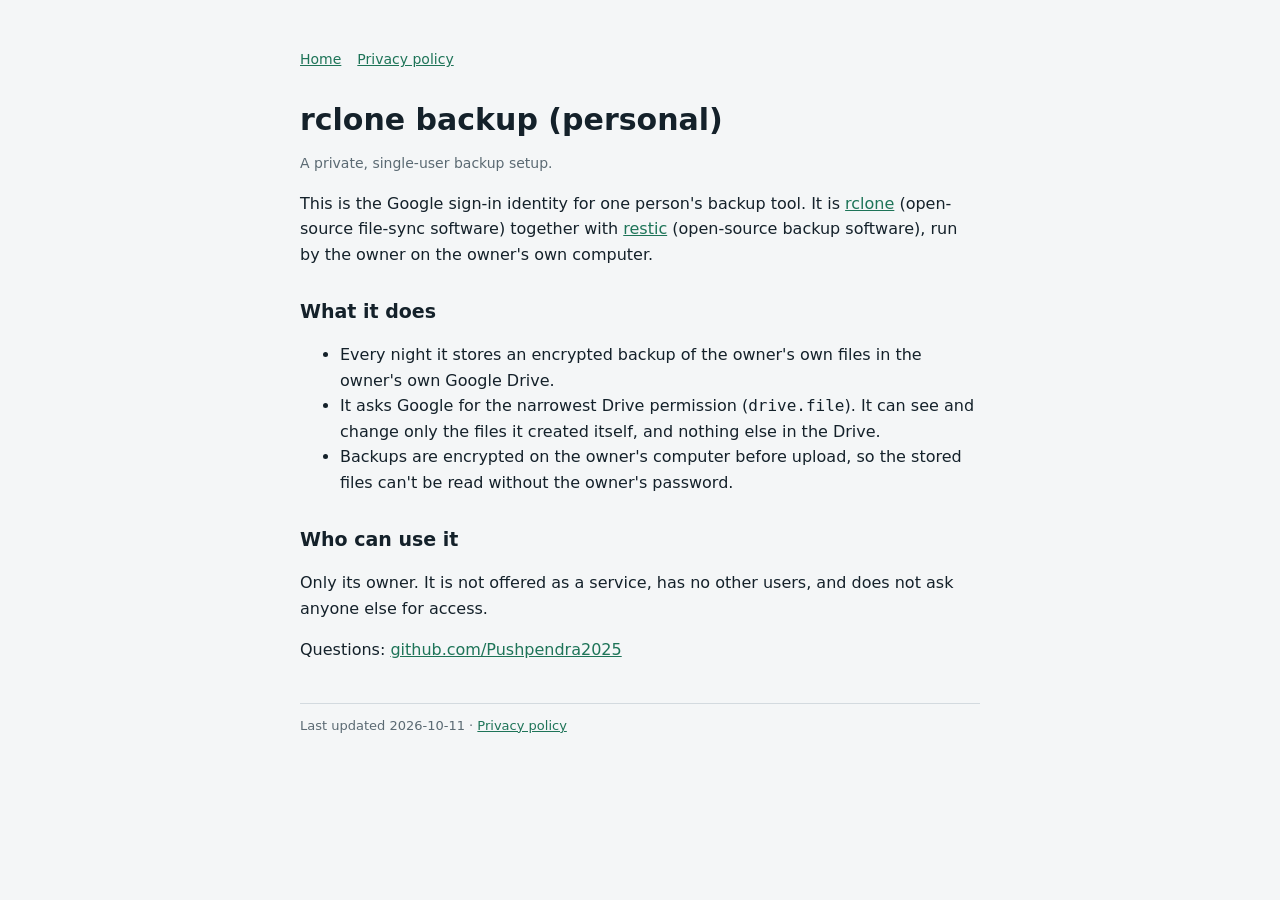
<file: index.html>
<!doctype html><html lang="en"><head><meta charset="utf-8"><meta name="viewport" content="width=device-width, initial-scale=1">
<title>rclone backup (personal)</title><link rel="stylesheet" href="style.css"></head><body><main>
<nav><a href="./">Home</a><a href="privacy.html">Privacy policy</a></nav>
<h1>rclone backup (personal)</h1>
<p class="muted">A private, single-user backup setup.</p>
<p>This is the Google sign-in identity for one person's backup tool. It is <a href="https://rclone.org">rclone</a>
(open-source file-sync software) together with <a href="https://restic.net">restic</a> (open-source backup software),
run by the owner on the owner's own computer.</p>
<h2>What it does</h2>
<ul>
  <li>Every night it stores an encrypted backup of the owner's own files in the owner's own Google Drive.</li>
  <li>It asks Google for the narrowest Drive permission (<code>drive.file</code>). It can see and change only the
    files it created itself, and nothing else in the Drive.</li>
  <li>Backups are encrypted on the owner's computer before upload, so the stored files can't be read without the
    owner's password.</li>
</ul>
<h2>Who can use it</h2>
<p>Only its owner. It is not offered as a service, has no other users, and does not ask anyone else for access.</p>
<p>Questions: <a href="https://github.com/Pushpendra2025">github.com/Pushpendra2025</a></p>
<footer>Last updated 2026-10-11 · <a href="privacy.html">Privacy policy</a></footer>
</main></body></html>
</file>
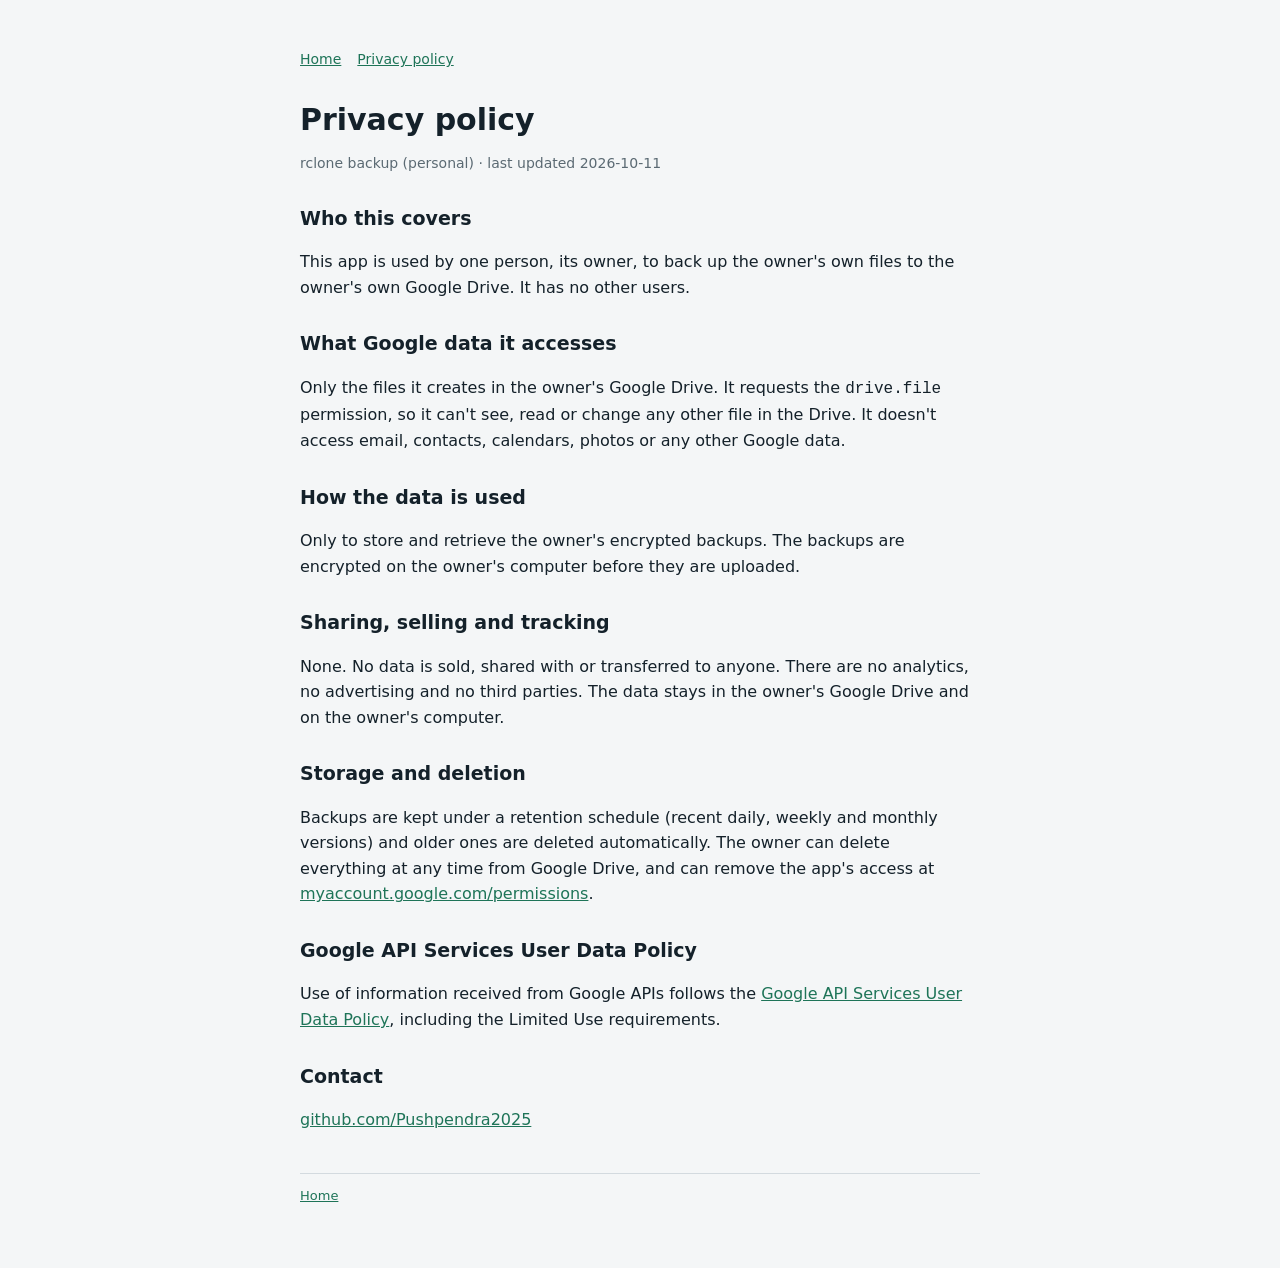
<file: privacy.html>
<!doctype html><html lang="en"><head><meta charset="utf-8"><meta name="viewport" content="width=device-width, initial-scale=1">
<title>Privacy policy · rclone backup (personal)</title><link rel="stylesheet" href="style.css"></head><body><main>
<nav><a href="./">Home</a><a href="privacy.html">Privacy policy</a></nav>
<h1>Privacy policy</h1>
<p class="muted">rclone backup (personal) · last updated 2026-10-11</p>
<h2>Who this covers</h2>
<p>This app is used by one person, its owner, to back up the owner's own files to the owner's own Google Drive. It
has no other users.</p>
<h2>What Google data it accesses</h2>
<p>Only the files it creates in the owner's Google Drive. It requests the <code>drive.file</code> permission, so it
can't see, read or change any other file in the Drive. It doesn't access email, contacts, calendars, photos or any
other Google data.</p>
<h2>How the data is used</h2>
<p>Only to store and retrieve the owner's encrypted backups. The backups are encrypted on the owner's computer
before they are uploaded.</p>
<h2>Sharing, selling and tracking</h2>
<p>None. No data is sold, shared with or transferred to anyone. There are no analytics, no advertising and no third
parties. The data stays in the owner's Google Drive and on the owner's computer.</p>
<h2>Storage and deletion</h2>
<p>Backups are kept under a retention schedule (recent daily, weekly and monthly versions) and older ones are
deleted automatically. The owner can delete everything at any time from Google Drive, and can remove the app's
access at <a href="https://myaccount.google.com/permissions">myaccount.google.com/permissions</a>.</p>
<h2>Google API Services User Data Policy</h2>
<p>Use of information received from Google APIs follows the
<a href="https://developers.google.com/terms/api-services-user-data-policy">Google API Services User Data Policy</a>,
including the Limited Use requirements.</p>
<h2>Contact</h2>
<p><a href="https://github.com/Pushpendra2025">github.com/Pushpendra2025</a></p>
<footer><a href="./">Home</a></footer>
</main></body></html>
</file>
<file: style.css>
:root { --bg:#F4F6F7; --ink:#14212A; --muted:#5B6A73; --rule:#D3DADF; --accent:#1E7458; color-scheme:light; }
@media (prefers-color-scheme: dark) { :root { --bg:#0F151A; --ink:#E2E9EC; --muted:#93A1A9; --rule:#2A3840; --accent:#6CC6A0; color-scheme:dark; } }
body { margin:0; background:var(--bg); color:var(--ink); font:16px/1.6 -apple-system, "Segoe UI", system-ui, sans-serif; }
main { max-width:680px; margin:0 auto; padding:48px 20px 64px; }
h1 { font-size:30px; line-height:1.2; margin:0 0 8px; } h2 { font-size:19px; margin:28px 0 6px; }
p, li { color:var(--ink); } .muted { color:var(--muted); font-size:14px; }
a { color:var(--accent); } nav { display:flex; gap:16px; margin:0 0 32px; font-size:14px; }
footer { border-top:1px solid var(--rule); margin-top:40px; padding-top:12px; font-size:13px; color:var(--muted); }
</file>
